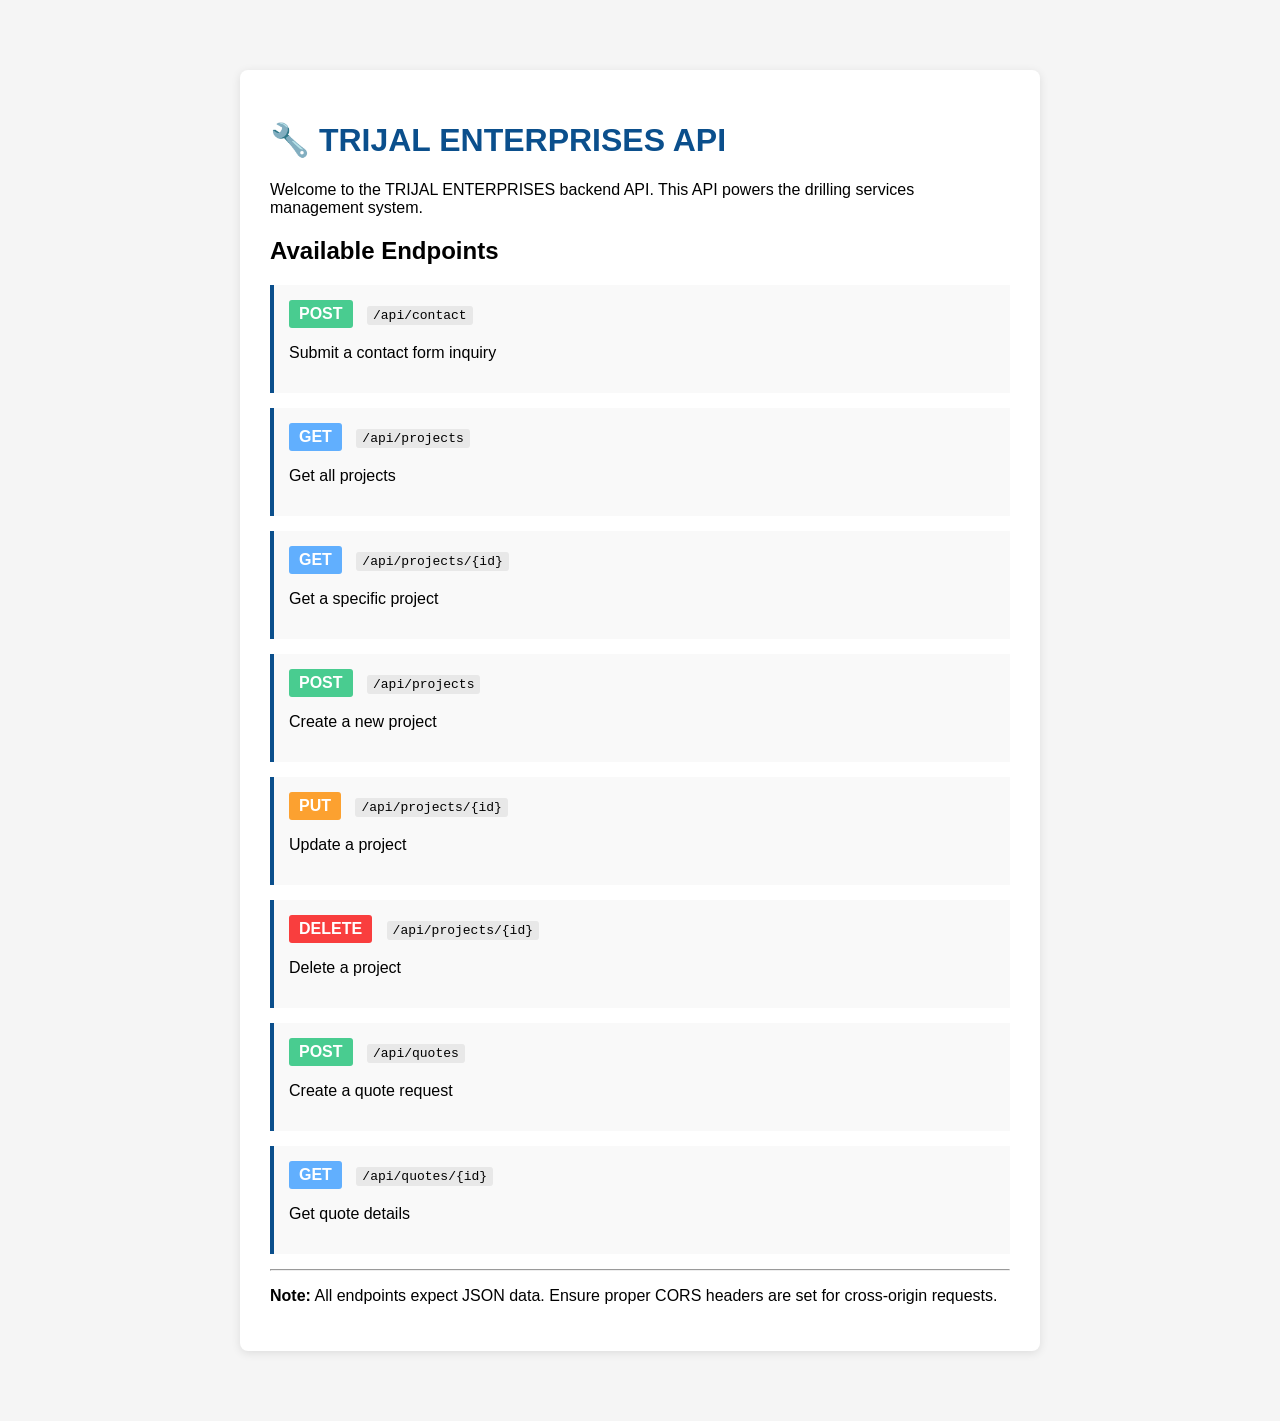
<file: backend/public/index.html>
<!DOCTYPE html>
<html lang="en">
<head>
    <meta charset="UTF-8">
    <meta name="viewport" content="width=device-width, initial-scale=1.0">
    <title>TRIJAL ENTERPRISES API</title>
    <style>
        body {
            font-family: Arial, sans-serif;
            max-width: 800px;
            margin: 50px auto;
            padding: 20px;
            background: #f5f5f5;
        }
        .container {
            background: white;
            padding: 30px;
            border-radius: 8px;
            box-shadow: 0 2px 10px rgba(0,0,0,0.1);
        }
        h1 { color: #0B4F8C; }
        .endpoint {
            background: #f9f9f9;
            padding: 15px;
            margin: 15px 0;
            border-left: 4px solid #0B4F8C;
        }
        .method {
            display: inline-block;
            padding: 5px 10px;
            margin-right: 10px;
            border-radius: 3px;
            font-weight: bold;
            color: white;
        }
        .get { background: #61affe; }
        .post { background: #49cc90; }
        .put { background: #fca130; }
        .delete { background: #f93e3e; }
        code {
            background: #e8e8e8;
            padding: 2px 6px;
            border-radius: 3px;
        }
    </style>
</head>
<body>
    <div class="container">
        <h1>🔧 TRIJAL ENTERPRISES API</h1>
        <p>Welcome to the TRIJAL ENTERPRISES backend API. This API powers the drilling services management system.</p>
        
        <h2>Available Endpoints</h2>
        
        <div class="endpoint">
            <span class="method post">POST</span>
            <code>/api/contact</code>
            <p>Submit a contact form inquiry</p>
        </div>
        
        <div class="endpoint">
            <span class="method get">GET</span>
            <code>/api/projects</code>
            <p>Get all projects</p>
        </div>
        
        <div class="endpoint">
            <span class="method get">GET</span>
            <code>/api/projects/{id}</code>
            <p>Get a specific project</p>
        </div>
        
        <div class="endpoint">
            <span class="method post">POST</span>
            <code>/api/projects</code>
            <p>Create a new project</p>
        </div>
        
        <div class="endpoint">
            <span class="method put">PUT</span>
            <code>/api/projects/{id}</code>
            <p>Update a project</p>
        </div>
        
        <div class="endpoint">
            <span class="method delete">DELETE</span>
            <code>/api/projects/{id}</code>
            <p>Delete a project</p>
        </div>
        
        <div class="endpoint">
            <span class="method post">POST</span>
            <code>/api/quotes</code>
            <p>Create a quote request</p>
        </div>
        
        <div class="endpoint">
            <span class="method get">GET</span>
            <code>/api/quotes/{id}</code>
            <p>Get quote details</p>
        </div>
        
        <hr>
        <p><strong>Note:</strong> All endpoints expect JSON data. Ensure proper CORS headers are set for cross-origin requests.</p>
    </div>
</body>
</html>
</file>
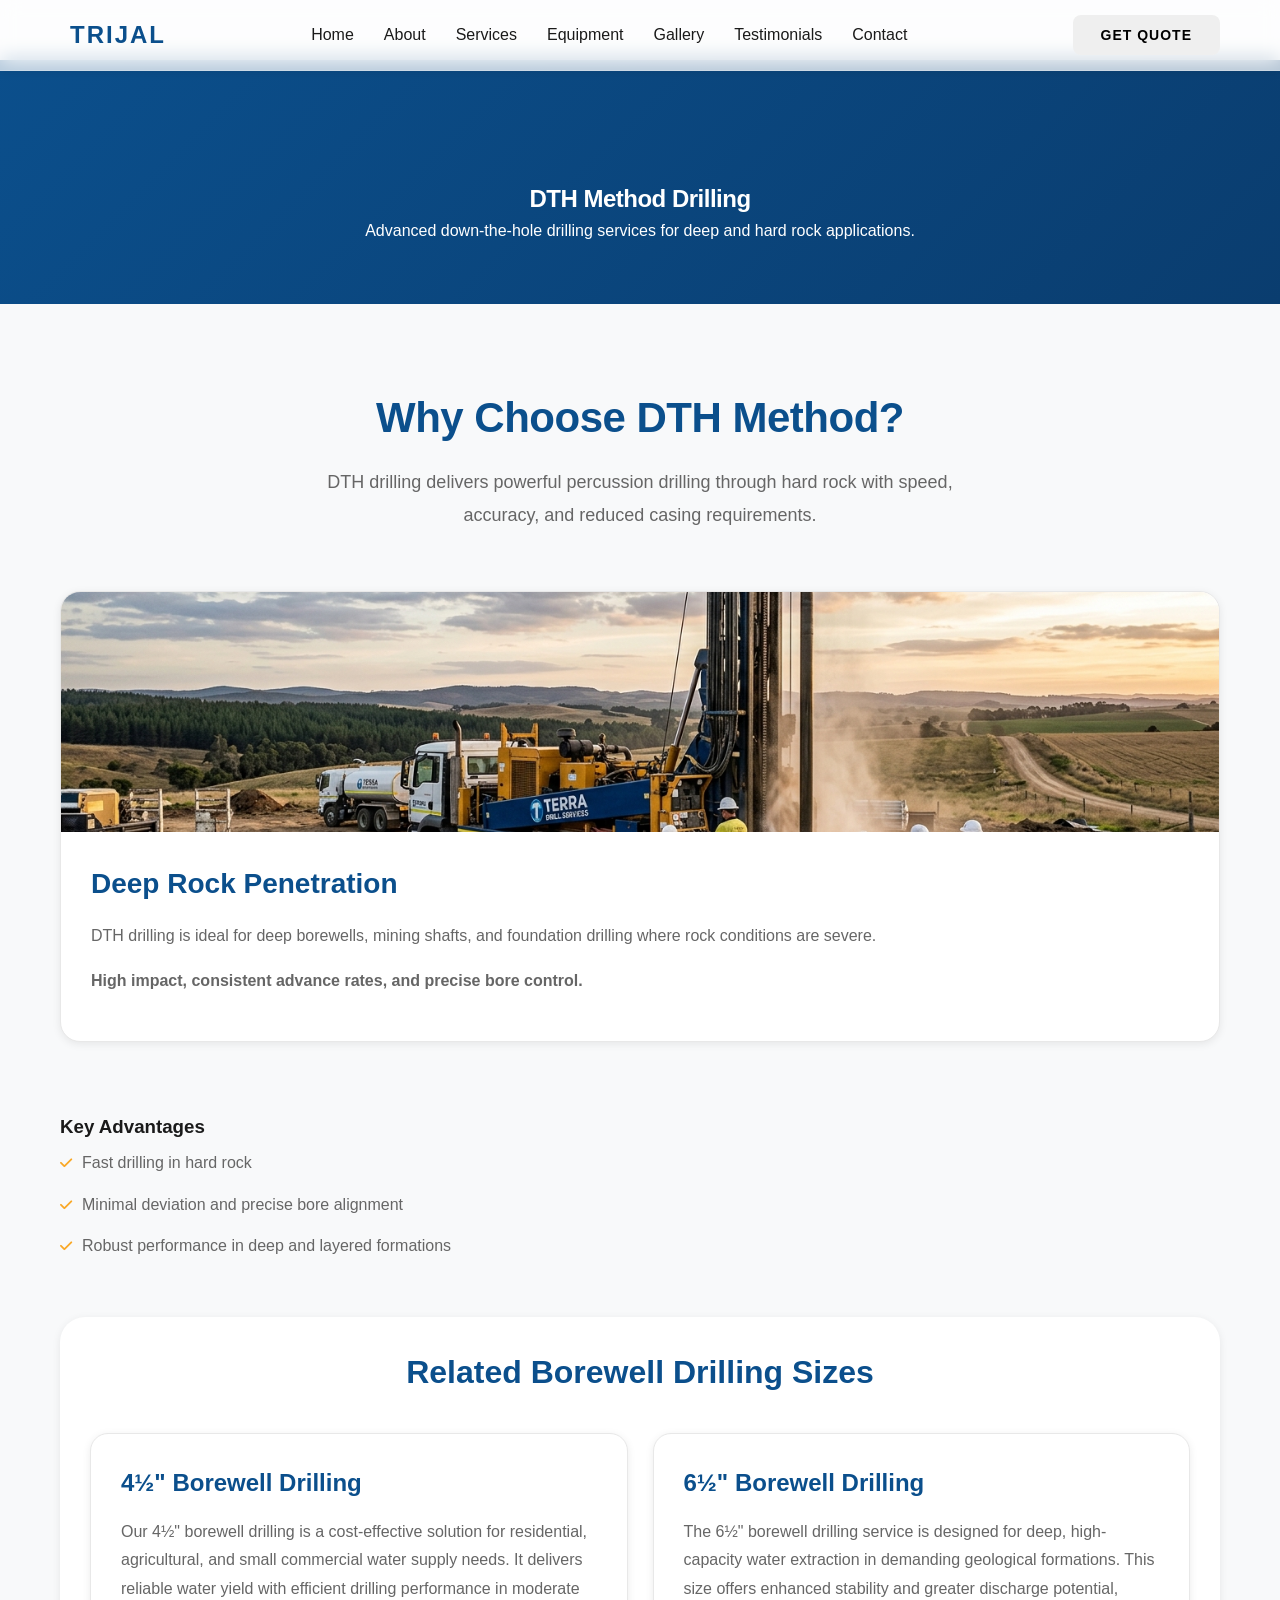
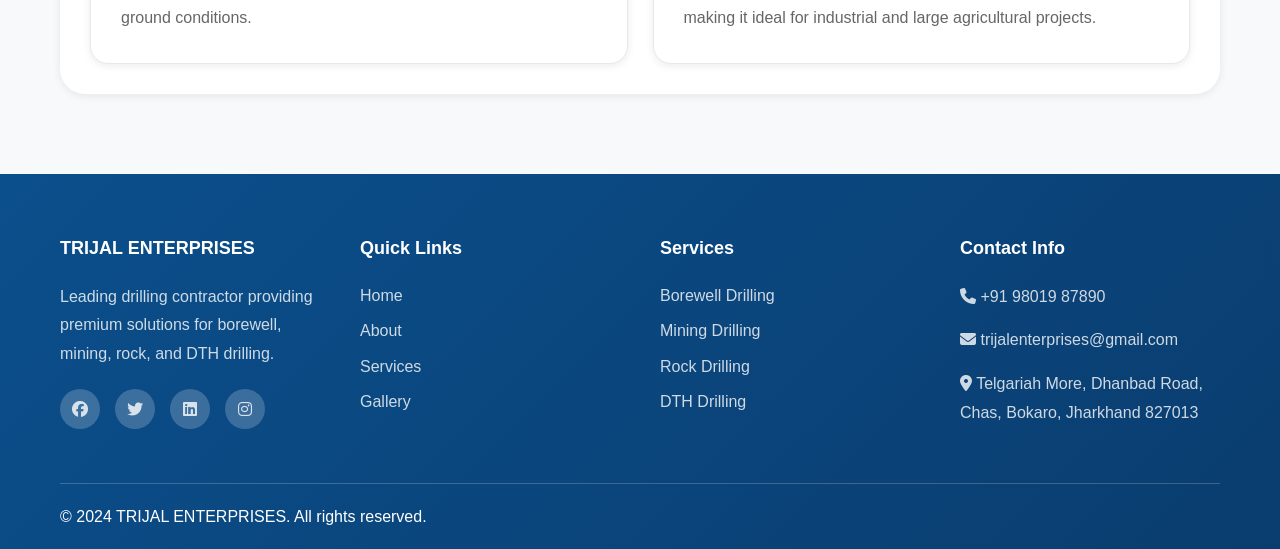
<file: dth-method-drilling.html>
<!DOCTYPE html>
<html lang="en">
<head>
    <meta charset="UTF-8">
    <meta name="viewport" content="width=device-width, initial-scale=1.0">
    <meta name="description" content="DTH Method Drilling - TRIJAL ENTERPRISES">
    <title>DTH Method Drilling - TRIJAL ENTERPRISES</title>
    <link rel="stylesheet" href="style.css">
    <link rel="stylesheet" href="https://cdnjs.cloudflare.com/ajax/libs/font-awesome/6.4.0/css/all.min.css">
</head>
<body>
    <nav class="navbar">
        <div class="navbar-container">
            <div class="navbar-logo"><i class="fas fa-drill"></i><span>TRIJAL</span></div>
            <div class="menu-toggle" id="menuToggle"><span></span><span></span><span></span></div>
            <ul class="navbar-menu" id="navbarMenu">
                <li><a href="index.html" class="nav-link">Home</a></li>
                <li><a href="about.html" class="nav-link">About</a></li>
                <li><a href="services.html" class="nav-link">Services</a></li>
                <li><a href="equipment.html" class="nav-link">Equipment</a></li>
                <li><a href="gallery.html" class="nav-link">Gallery</a></li>
                <li><a href="testimonials.html" class="nav-link">Testimonials</a></li>
                <li><a href="contact.html" class="nav-link">Contact</a></li>
            </ul>
            <button class="cta-button navbar-cta" onclick="window.location.href='contact.html'">Get Quote</button>
        </div>
    </nav>
    <section class="page-header" style="background: linear-gradient(135deg, #0B4F8C 0%, #0a3d6f 100%); padding: 120px 0 60px; color: white; margin-top: 60px;">
        <div class="container">
            <h1>DTH Method Drilling</h1>
            <p>Advanced down-the-hole drilling services for deep and hard rock applications.</p>
        </div>
    </section>
    <section class="drilling-methods-section" style="padding: 80px 0;">
        <div class="container">
            <div class="section-header">
                <h2>Why Choose DTH Method?</h2>
                <p>DTH drilling delivers powerful percussion drilling through hard rock with speed, accuracy, and reduced casing requirements.</p>
            </div>
            <div class="methods-grid">
                <div class="service-card">
                    <div class="service-card-image"><img src="assets/images/Borewell Drilling.png" alt="DTH Drilling"></div>
                    <div class="service-card-content">
                        <h3>Deep Rock Penetration</h3>
                        <p>DTH drilling is ideal for deep borewells, mining shafts, and foundation drilling where rock conditions are severe.</p>
                        <p class="method-caption">High impact, consistent advance rates, and precise bore control.</p>
                    </div>
                </div>
            </div>
            <div style="margin-top: 40px;">
                <h3>Key Advantages</h3>
                <ul class="service-features">
                    <li><i class="fas fa-check"></i>Fast drilling in hard rock</li>
                    <li><i class="fas fa-check"></i>Minimal deviation and precise bore alignment</li>
                    <li><i class="fas fa-check"></i>Robust performance in deep and layered formations</li>
                </ul>
            </div>

            <div class="extra-services" style="margin-top: 50px; padding: 30px;">
                <h3>Related Borewell Drilling Sizes</h3>
                <div class="extra-grid">
                    <div class="extra-item">
                        <h4>4½" Borewell Drilling</h4>
                        <p>Our 4½" borewell drilling is a cost-effective solution for residential, agricultural, and small commercial water supply needs. It delivers reliable water yield with efficient drilling performance in moderate ground conditions.</p>
                    </div>
                    <div class="extra-item">
                        <h4>6½" Borewell Drilling</h4>
                        <p>The 6½" borewell drilling service is designed for deep, high-capacity water extraction in demanding geological formations. This size offers enhanced stability and greater discharge potential, making it ideal for industrial and large agricultural projects.</p>
                    </div>
                </div>
            </div>
        </div>
    </section>
    <footer class="footer">
        <div class="container">
            <div class="footer-content">
                <div class="footer-section">
                    <h3>TRIJAL ENTERPRISES</h3>
                    <p>Leading drilling contractor providing premium solutions for borewell, mining, rock, and DTH drilling.</p>
                    <div class="social-links">
                        <a href="#"><i class="fab fa-facebook"></i></a>
                        <a href="#"><i class="fab fa-twitter"></i></a>
                        <a href="#"><i class="fab fa-linkedin"></i></a>
                        <a href="#"><i class="fab fa-instagram"></i></a>
                    </div>
                </div>
                <div class="footer-section">
                    <h4>Quick Links</h4>
                    <ul>
                        <li><a href="index.html">Home</a></li>
                        <li><a href="about.html">About</a></li>
                        <li><a href="services.html">Services</a></li>
                        <li><a href="gallery.html">Gallery</a></li>
                    </ul>
                </div>
                <div class="footer-section">
                    <h4>Services</h4>
                    <ul>
                        <li><a href="services.html">Borewell Drilling</a></li>
                        <li><a href="services.html">Mining Drilling</a></li>
                        <li><a href="services.html">Rock Drilling</a></li>
                        <li><a href="services.html">DTH Drilling</a></li>
                    </ul>
                </div>
                <div class="footer-section">
                    <h4>Contact Info</h4>
                    <p><i class="fas fa-phone"></i> +91 98019 87890</p>
                    <p><i class="fas fa-envelope"></i> trijalenterprises@gmail.com</p>
                    <p><i class="fas fa-map-marker-alt"></i> Telgariah More, Dhanbad Road, Chas, Bokaro, Jharkhand 827013</p>
                </div>
            </div>
            <div class="footer-bottom">
                <p>&copy; 2024 TRIJAL ENTERPRISES. All rights reserved.</p>
            </div>
        </div>
    </footer>
</body>
</html>
</file>
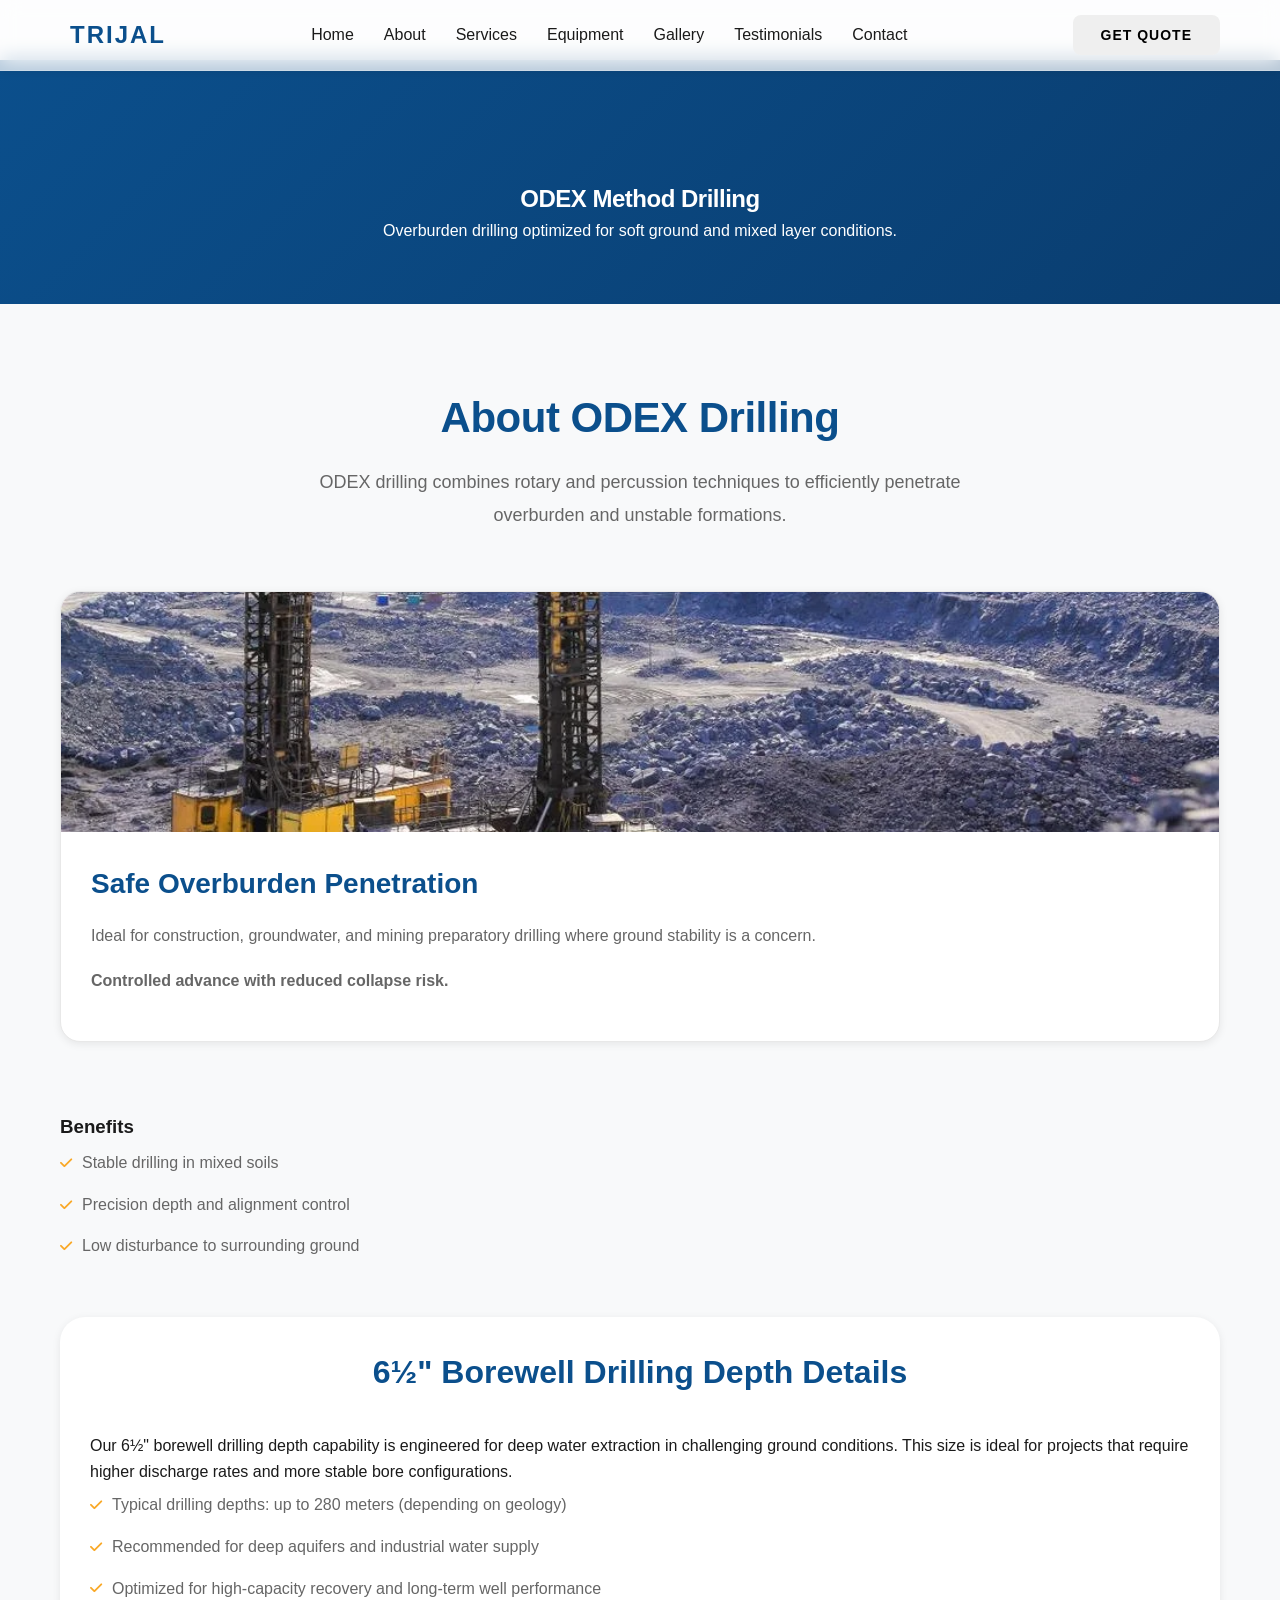
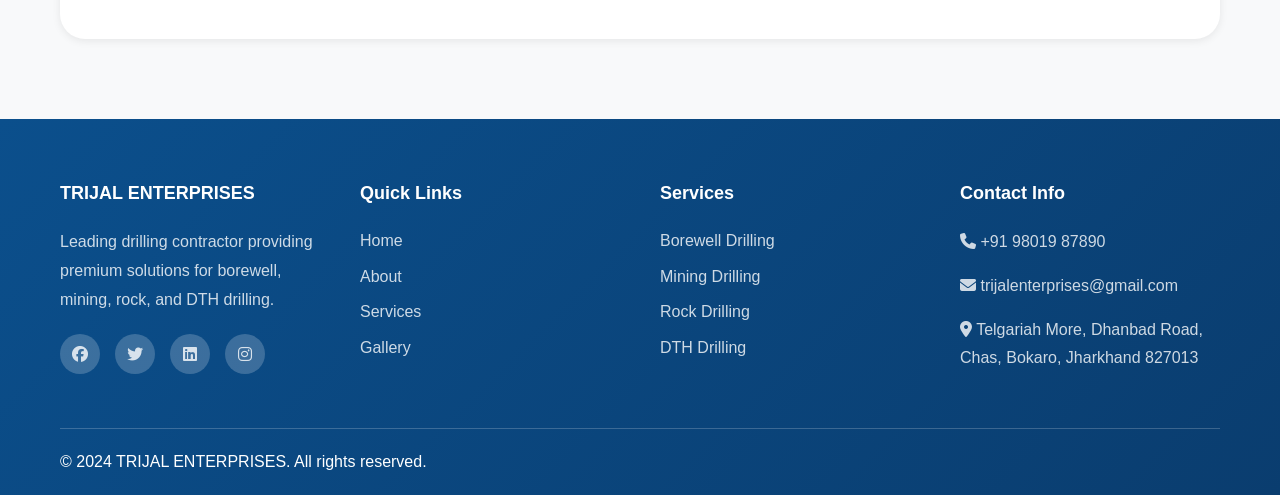
<file: odex-method-drilling.html>
<!DOCTYPE html>
<html lang="en">
<head>
    <meta charset="UTF-8">
    <meta name="viewport" content="width=device-width, initial-scale=1.0">
    <meta name="description" content="ODEX Method Drilling - TRIJAL ENTERPRISES">
    <title>ODEX Method Drilling - TRIJAL ENTERPRISES</title>
    <link rel="stylesheet" href="style.css">
    <link rel="stylesheet" href="https://cdnjs.cloudflare.com/ajax/libs/font-awesome/6.4.0/css/all.min.css">
</head>
<body>
    <nav class="navbar">
        <div class="navbar-container">
            <div class="navbar-logo"><i class="fas fa-drill"></i><span>TRIJAL</span></div>
            <div class="menu-toggle" id="menuToggle"><span></span><span></span><span></span></div>
            <ul class="navbar-menu" id="navbarMenu">
                <li><a href="index.html" class="nav-link">Home</a></li>
                <li><a href="about.html" class="nav-link">About</a></li>
                <li><a href="services.html" class="nav-link">Services</a></li>
                <li><a href="equipment.html" class="nav-link">Equipment</a></li>
                <li><a href="gallery.html" class="nav-link">Gallery</a></li>
                <li><a href="testimonials.html" class="nav-link">Testimonials</a></li>
                <li><a href="contact.html" class="nav-link">Contact</a></li>
            </ul>
            <button class="cta-button navbar-cta" onclick="window.location.href='contact.html'">Get Quote</button>
        </div>
    </nav>
    <section class="page-header" style="background: linear-gradient(135deg, #0B4F8C 0%, #0a3d6f 100%); padding: 120px 0 60px; color: white; margin-top: 60px;">
        <div class="container">
            <h1>ODEX Method Drilling</h1>
            <p>Overburden drilling optimized for soft ground and mixed layer conditions.</p>
        </div>
    </section>
    <section class="drilling-methods-section" style="padding: 80px 0;">
        <div class="container">
            <div class="section-header">
                <h2>About ODEX Drilling</h2>
                <p>ODEX drilling combines rotary and percussion techniques to efficiently penetrate overburden and unstable formations.</p>
            </div>
            <div class="methods-grid">
                <div class="service-card">
                    <div class="service-card-image"><img src="assets/images/service-2.jpg" alt="ODEX Drilling"></div>
                    <div class="service-card-content">
                        <h3>Safe Overburden Penetration</h3>
                        <p>Ideal for construction, groundwater, and mining preparatory drilling where ground stability is a concern.</p>
                        <p class="method-caption">Controlled advance with reduced collapse risk.</p>
                    </div>
                </div>
            </div>
            <div style="margin-top: 40px;">
                <h3>Benefits</h3>
                <ul class="service-features">
                    <li><i class="fas fa-check"></i>Stable drilling in mixed soils</li>
                    <li><i class="fas fa-check"></i>Precision depth and alignment control</li>
                    <li><i class="fas fa-check"></i>Low disturbance to surrounding ground</li>
                </ul>
            </div>

            <div class="extra-services" style="margin-top: 50px; padding: 30px;">
                <h3>6½" Borewell Drilling Depth Details</h3>
                <p>Our 6½" borewell drilling depth capability is engineered for deep water extraction in challenging ground conditions. This size is ideal for projects that require higher discharge rates and more stable bore configurations.</p>
                <ul class="service-features">
                    <li><i class="fas fa-check"></i>Typical drilling depths: up to 280 meters (depending on geology)</li>
                    <li><i class="fas fa-check"></i>Recommended for deep aquifers and industrial water supply</li>
                    <li><i class="fas fa-check"></i>Optimized for high-capacity recovery and long-term well performance</li>
                </ul>
            </div>
        </div>
    </section>
    <footer class="footer">
        <div class="container">
            <div class="footer-content">
                <div class="footer-section">
                    <h3>TRIJAL ENTERPRISES</h3>
                    <p>Leading drilling contractor providing premium solutions for borewell, mining, rock, and DTH drilling.</p>
                    <div class="social-links">
                        <a href="#"><i class="fab fa-facebook"></i></a>
                        <a href="#"><i class="fab fa-twitter"></i></a>
                        <a href="#"><i class="fab fa-linkedin"></i></a>
                        <a href="#"><i class="fab fa-instagram"></i></a>
                    </div>
                </div>
                <div class="footer-section">
                    <h4>Quick Links</h4>
                    <ul>
                        <li><a href="index.html">Home</a></li>
                        <li><a href="about.html">About</a></li>
                        <li><a href="services.html">Services</a></li>
                        <li><a href="gallery.html">Gallery</a></li>
                    </ul>
                </div>
                <div class="footer-section">
                    <h4>Services</h4>
                    <ul>
                        <li><a href="services.html">Borewell Drilling</a></li>
                        <li><a href="services.html">Mining Drilling</a></li>
                        <li><a href="services.html">Rock Drilling</a></li>
                        <li><a href="services.html">DTH Drilling</a></li>
                    </ul>
                </div>
                <div class="footer-section">
                    <h4>Contact Info</h4>
                    <p><i class="fas fa-phone"></i> +91 98019 87890</p>
                    <p><i class="fas fa-envelope"></i> trijalenterprises@gmail.com</p>
                    <p><i class="fas fa-map-marker-alt"></i> Telgariah More, Dhanbad Road, Chas, Bokaro, Jharkhand 827013</p>
                </div>
            </div>
            <div class="footer-bottom">
                <p>&copy; 2024 TRIJAL ENTERPRISES. All rights reserved.</p>
            </div>
        </div>
    </footer>
</body>
</html>
</file>
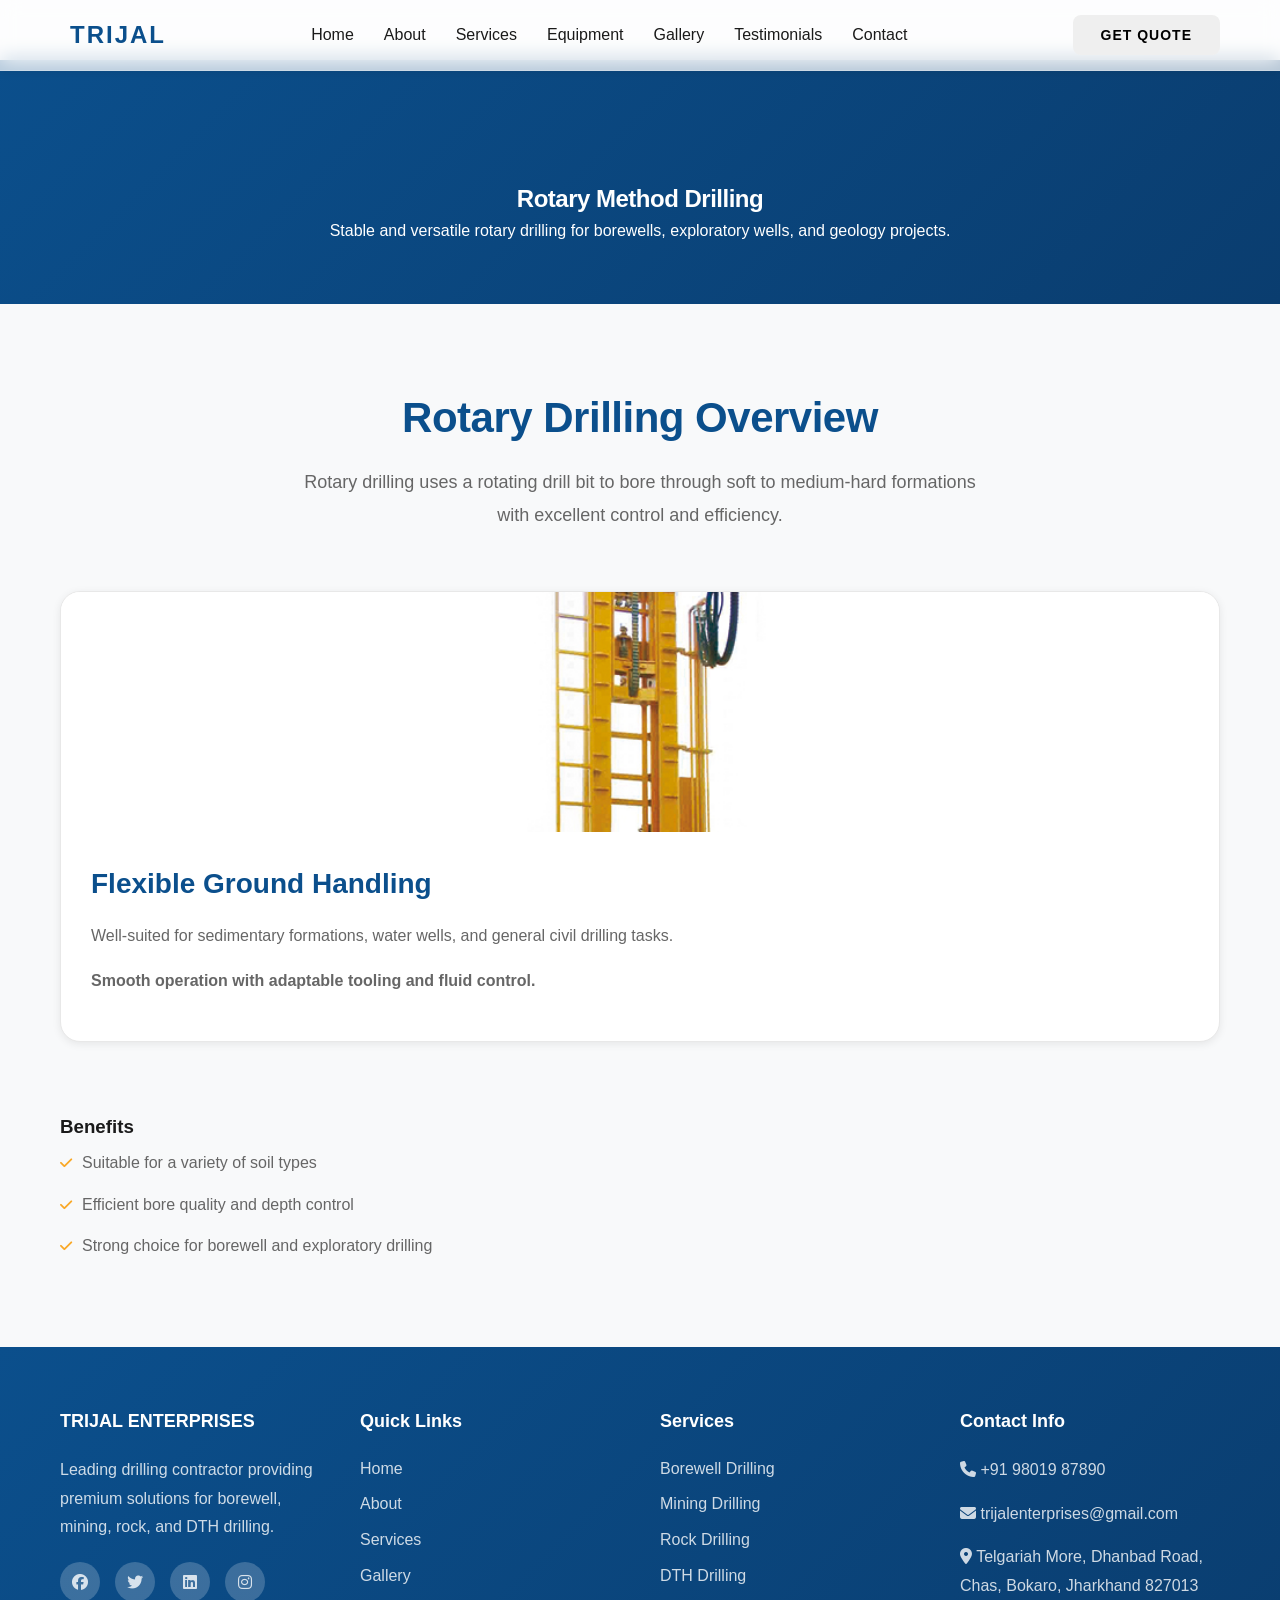
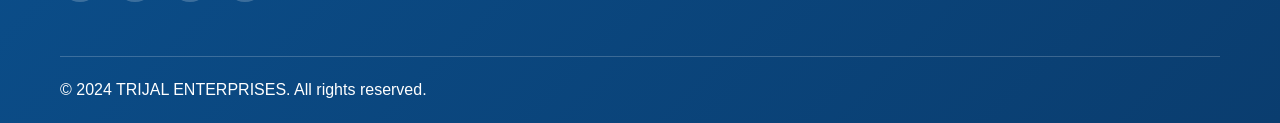
<file: rotary-method-drilling.html>
<!DOCTYPE html>
<html lang="en">
<head>
    <meta charset="UTF-8">
    <meta name="viewport" content="width=device-width, initial-scale=1.0">
    <meta name="description" content="Rotary Method Drilling - TRIJAL ENTERPRISES">
    <title>Rotary Method Drilling - TRIJAL ENTERPRISES</title>
    <link rel="stylesheet" href="style.css">
    <link rel="stylesheet" href="https://cdnjs.cloudflare.com/ajax/libs/font-awesome/6.4.0/css/all.min.css">
</head>
<body>
    <nav class="navbar">
        <div class="navbar-container">
            <div class="navbar-logo"><i class="fas fa-drill"></i><span>TRIJAL</span></div>
            <div class="menu-toggle" id="menuToggle"><span></span><span></span><span></span></div>
            <ul class="navbar-menu" id="navbarMenu">
                <li><a href="index.html" class="nav-link">Home</a></li>
                <li><a href="about.html" class="nav-link">About</a></li>
                <li><a href="services.html" class="nav-link">Services</a></li>
                <li><a href="equipment.html" class="nav-link">Equipment</a></li>
                <li><a href="gallery.html" class="nav-link">Gallery</a></li>
                <li><a href="testimonials.html" class="nav-link">Testimonials</a></li>
                <li><a href="contact.html" class="nav-link">Contact</a></li>
            </ul>
            <button class="cta-button navbar-cta" onclick="window.location.href='contact.html'">Get Quote</button>
        </div>
    </nav>
    <section class="page-header" style="background: linear-gradient(135deg, #0B4F8C 0%, #0a3d6f 100%); padding: 120px 0 60px; color: white; margin-top: 60px;">
        <div class="container">
            <h1>Rotary Method Drilling</h1>
            <p>Stable and versatile rotary drilling for borewells, exploratory wells, and geology projects.</p>
        </div>
    </section>
    <section class="drilling-methods-section" style="padding: 80px 0;">
        <div class="container">
            <div class="section-header">
                <h2>Rotary Drilling Overview</h2>
                <p>Rotary drilling uses a rotating drill bit to bore through soft to medium-hard formations with excellent control and efficiency.</p>
            </div>
            <div class="methods-grid">
                <div class="service-card">
                    <div class="service-card-image"><img src="assets/images/service-3.jpg" alt="Rotary Drilling"></div>
                    <div class="service-card-content">
                        <h3>Flexible Ground Handling</h3>
                        <p>Well-suited for sedimentary formations, water wells, and general civil drilling tasks.</p>
                        <p class="method-caption">Smooth operation with adaptable tooling and fluid control.</p>
                    </div>
                </div>
            </div>
            <div style="margin-top: 40px;">
                <h3>Benefits</h3>
                <ul class="service-features">
                    <li><i class="fas fa-check"></i>Suitable for a variety of soil types</li>
                    <li><i class="fas fa-check"></i>Efficient bore quality and depth control</li>
                    <li><i class="fas fa-check"></i>Strong choice for borewell and exploratory drilling</li>
                </ul>
            </div>
        </div>
    </section>
    <footer class="footer">
        <div class="container">
            <div class="footer-content">
                <div class="footer-section">
                    <h3>TRIJAL ENTERPRISES</h3>
                    <p>Leading drilling contractor providing premium solutions for borewell, mining, rock, and DTH drilling.</p>
                    <div class="social-links">
                        <a href="#"><i class="fab fa-facebook"></i></a>
                        <a href="#"><i class="fab fa-twitter"></i></a>
                        <a href="#"><i class="fab fa-linkedin"></i></a>
                        <a href="#"><i class="fab fa-instagram"></i></a>
                    </div>
                </div>
                <div class="footer-section">
                    <h4>Quick Links</h4>
                    <ul>
                        <li><a href="index.html">Home</a></li>
                        <li><a href="about.html">About</a></li>
                        <li><a href="services.html">Services</a></li>
                        <li><a href="gallery.html">Gallery</a></li>
                    </ul>
                </div>
                <div class="footer-section">
                    <h4>Services</h4>
                    <ul>
                        <li><a href="services.html">Borewell Drilling</a></li>
                        <li><a href="services.html">Mining Drilling</a></li>
                        <li><a href="services.html">Rock Drilling</a></li>
                        <li><a href="services.html">DTH Drilling</a></li>
                    </ul>
                </div>
                <div class="footer-section">
                    <h4>Contact Info</h4>
                    <p><i class="fas fa-phone"></i> +91 98019 87890</p>
                    <p><i class="fas fa-envelope"></i> trijalenterprises@gmail.com</p>
                    <p><i class="fas fa-map-marker-alt"></i> Telgariah More, Dhanbad Road, Chas, Bokaro, Jharkhand 827013</p>
                </div>
            </div>
            <div class="footer-bottom">
                <p>&copy; 2024 TRIJAL ENTERPRISES. All rights reserved.</p>
            </div>
        </div>
    </footer>
</body>
</html>
</file>
<file: style.css>
/* ============================================
   TRIJAL ENTERPRISES - Premium CSS
   Light Theme | Glassmorphism | Animations
   ============================================ */

/* Root Variables */
:root {
    --primary-color: #0B4F8C;
    --accent-color: #F9A826;
    --light-bg: #F8F9FA;
    --white: #FFFFFF;
    --text-dark: #1A1A1A;
    --text-light: #666666;
    --border-color: #E8E8E8;
    --shadow-sm: 0 2px 8px rgba(0, 0, 0, 0.08);
    --shadow-md: 0 8px 24px rgba(0, 0, 0, 0.12);
    --shadow-lg: 0 16px 48px rgba(0, 0, 0, 0.15);
    --glass-bg: rgba(255, 255, 255, 0.7);
    --glass-border: rgba(255, 255, 255, 0.18);
    --transition: all 0.3s cubic-bezier(0.4, 0, 0.2, 1);
}

/* Global Styles */
* {
    margin: 0;
    padding: 0;
    box-sizing: border-box;
}

html {
    scroll-behavior: smooth;
    background-color: #F8F9FA;
}

body {
    font-family: 'Segoe UI', Tahoma, Geneva, Verdana, sans-serif;
    color: var(--text-dark);
    background-color: #F8F9FA;
    line-height: 1.6;
    overflow-x: hidden;
    opacity: 1;
    visibility: visible;
}

/* Container */
.container {
    max-width: 1200px;
    margin: 0 auto;
    padding: 0 20px;
}

/* Scroll Progress Bar */
.scroll-progress {
    position: fixed;
    top: 0;
    left: 0;
    height: 3px;
    background: linear-gradient(90deg, var(--primary-color), var(--accent-color));
    width: 0%;
    z-index: 9998;
    transition: width 0.1s ease;
}

/* Navbar */
.navbar {
    position: fixed;
    top: 0;
    left: 0;
    width: 100%;
    background: var(--glass-bg);
    backdrop-filter: blur(10px);
    border-bottom: 1px solid var(--glass-border);
    z-index: 1000;
    box-shadow: var(--shadow-sm);
    transition: var(--transition);
}

.navbar-container {
    max-width: 1200px;
    margin: 0 auto;
    padding: 15px 20px;
    display: flex;
    justify-content: space-between;
    align-items: center;
}

.navbar-logo {
    font-size: 24px;
    font-weight: 700;
    color: var(--primary-color);
    display: flex;
    align-items: center;
    gap: 10px;
    text-transform: uppercase;
    letter-spacing: 2px;
}

.navbar-logo i {
    font-size: 28px;
}

.navbar-menu {
    display: flex;
    list-style: none;
    gap: 30px;
    align-items: center;
}

.nav-link {
    color: var(--text-dark);
    text-decoration: none;
    font-weight: 500;
    position: relative;
    transition: color 0.3s ease;
}

.nav-link::after {
    content: '';
    position: absolute;
    bottom: -5px;
    left: 0;
    width: 0;
    height: 2px;
    background: var(--accent-color);
    transition: width 0.3s ease;
}

.nav-link:hover {
    color: var(--primary-color);
}

.nav-link:hover::after {
    width: 100%;
}

.navbar-cta {
    margin-left: 20px;
}

.menu-toggle {
    display: none;
    flex-direction: column;
    cursor: pointer;
    gap: 5px;
}

.menu-toggle span {
    width: 25px;
    height: 3px;
    background: var(--primary-color);
    border-radius: 3px;
    transition: var(--transition);
}

/* CTA Button */
.cta-button {
    padding: 12px 28px;
    border: none;
    border-radius: 8px;
    font-weight: 600;
    font-size: 14px;
    cursor: pointer;
    transition: var(--transition);
    text-transform: uppercase;
    letter-spacing: 1px;
}

.primary-btn {
    background: linear-gradient(135deg, var(--primary-color), #0a3d6f);
    color: var(--white);
    box-shadow: 0 4px 15px rgba(11, 79, 140, 0.3);
}

.primary-btn:hover {
    transform: translateY(-2px);
    box-shadow: 0 6px 20px rgba(11, 79, 140, 0.4);
}

.secondary-btn {
    background: transparent;
    color: var(--primary-color);
    border: 2px solid var(--primary-color);
}

.secondary-btn:hover {
    background: var(--primary-color);
    color: var(--white);
    transform: translateY(-2px);
}

/* Hero Section */
.hero {
    position: relative;
    min-height: 100vh;
    display: flex;
    align-items: center;
    justify-content: center;
    margin-top: 60px;
    overflow: hidden;
}

.hero-slider {
    position: absolute;
    top: 0;
    left: 0;
    width: 100%;
    height: 100%;
    z-index: 0;
    background-color: #1a1a1a;
}

.slider-container {
    position: relative;
    width: 100%;
    height: 100%;
}

.slide {
    position: absolute;
    width: 100%;
    height: 100%;
    top: 0;
    left: 0;
    opacity: 0;
    transition: opacity 0.8s ease-in-out;
    display: none !important;
    background-color: #333;
}

.slide.active {
    display: block !important;
    opacity: 1;
    z-index: 1;
}

.slide img {
    width: 100%;
    height: 100%;
    object-fit: cover;
    display: block;
}

.slide-overlay {
    position: absolute;
    top: 0;
    left: 0;
    width: 100%;
    height: 100%;
    background: linear-gradient(135deg, rgba(8, 39, 71, 0.7) 0%, rgba(11, 79, 140, 0.5) 100%);
}

.slide.fade {
    animation: fade 1s;
}

@keyframes fade {
    from { opacity: 0.4; }
    to { opacity: 1; }
}

.prev, .next {
    cursor: pointer;
    position: absolute;
    top: 50%;
    width: auto;
    margin-top: -22px;
    padding: 16px;
    color: white;
    background-color: rgba(0, 0, 0, 0.5);
    font-weight: bold;
    font-size: 18px;
    transition: 0.3s ease;
    border-radius: 3px;
    user-select: none;
    z-index: 10;
}

.next {
    right: 0;
}

.prev {
    left: 0;
}

.prev:hover, .next:hover {
    background-color: rgba(0, 0, 0, 0.8);
}

.dots-container {
    position: absolute;
    bottom: 20px;
    left: 50%;
    transform: translateX(-50%);
    display: flex;
    gap: 15px;
    z-index: 10;
}

.dot {
    cursor: pointer;
    height: 12px;
    width: 12px;
    margin: 0 5px;
    background-color: rgba(255, 255, 255, 0.5);
    border-radius: 50%;
    display: inline-block;
    transition: background-color 0.3s ease;
}

.dot.active {
    background-color: #F9A826;
}

.hero-background {
    position: absolute;
    top: 0;
    left: 0;
    width: 100%;
    height: 100%;
    z-index: -1;
}

.hero-image {
    width: 100%;
    height: 100%;
    object-fit: cover;
    animation: zoomIn 20s ease-in-out infinite alternate;
}

.hero-overlay {
    position: absolute;
    top: 0;
    left: 0;
    width: 100%;
    height: 100%;
    background: linear-gradient(135deg, rgba(8, 39, 71, 0.7) 0%, rgba(11, 79, 140, 0.5) 100%);
}

@keyframes zoomIn {
    from { transform: scale(1); }
    to { transform: scale(1.05); }
}

.hero-content {
    position: relative;
    z-index: 10;
    text-align: center;
    color: var(--white);
    max-width: 900px;
    padding: 0 20px;
}

.hero-title {
    font-size: 72px;
    font-weight: 800;
    line-height: 1.2;
    margin-bottom: 20px;
    letter-spacing: -1px;
    text-shadow: 2px 2px 8px rgba(0, 0, 0, 0.8), 0 0 20px rgba(0, 0, 0, 0.5);
    color: #FFFFFF;
}

.text-reveal {
    display: block;
    font-size: 48px;
    color: #F9A826;
    margin-bottom: 10px;
    animation: slideInLeft 1s ease-out;
    text-shadow: 2px 2px 6px rgba(0, 0, 0, 0.7);
    font-weight: 700;
}

.typewriter {
    display: inline-block;
    border-right: 3px solid #F9A826;
    animation: typewriter 4s steps(20, end) infinite, blink 0.75s step-end infinite;
    color: #FFFFFF;
    text-shadow: 2px 2px 8px rgba(0, 0, 0, 0.8);
    font-weight: 700;
    font-size: 48px;
}

@keyframes typewriter {
    0%, 100% { width: 0; }
    50% { width: 100%; }
}

@keyframes blink {
    0%, 49%, 100% { border-right-color: var(--accent-color); }
    50%, 99% { border-right-color: transparent; }
}

@keyframes slideInLeft {
    from {
        opacity: 0;
        transform: translateX(-50px);
    }
    to {
        opacity: 1;
        transform: translateX(0);
    }
}

.hero-subtitle {
    font-size: 20px;
    margin-bottom: 40px;
    opacity: 1;
    font-weight: 400;
    color: #FFFFFF;
    text-shadow: 1px 1px 6px rgba(0, 0, 0, 0.8);
}

.hero-stats {
    display: grid;
    grid-template-columns: repeat(auto-fit, minmax(150px, 1fr));
    gap: 30px;
    margin: 50px 0;
}

.stat-item {
    background: rgba(0, 0, 0, 0.3);
    backdrop-filter: blur(10px);
    padding: 20px;
    border-radius: 12px;
    border: 1px solid rgba(255, 255, 255, 0.2);
}

.stat-number {
    display: block;
    font-size: 40px;
    font-weight: 700;
    color: var(--accent-color);
    margin-bottom: 5px;
}

.stat-label {
    display: block;
    font-size: 14px;
    opacity: 1;
    color: #FFFFFF;
    text-shadow: 1px 1px 3px rgba(0, 0, 0, 0.6);
}

.hero-buttons {
    display: flex;
    gap: 20px;
    justify-content: center;
    flex-wrap: wrap;
}

.hero-scroll-indicator {
    position: absolute;
    bottom: 30px;
    left: 50%;
    transform: translateX(-50%);
    display: flex;
    flex-direction: column;
    align-items: center;
    gap: 10px;
    color: var(--white);
    animation: bounce 2s infinite;
}

@keyframes bounce {
    0%, 100% { transform: translateX(-50%) translateY(0); }
    50% { transform: translateX(-50%) translateY(-10px); }
}

/* Section Header */
.section-header {
    text-align: center;
    margin-bottom: 60px;
}

.section-header h2 {
    font-size: 48px;
    font-weight: 700;
    color: var(--primary-color);
    margin-bottom: 15px;
    letter-spacing: -0.5px;
}

.section-header p {
    font-size: 18px;
    color: var(--text-light);
    margin-bottom: 20px;
}

.header-underline {
    width: 80px;
    height: 4px;
    background: linear-gradient(90deg, var(--primary-color), var(--accent-color));
    margin: 0 auto;
    border-radius: 2px;
}

/* About Section */
.about {
    padding: 100px 0;
    background: var(--white);
}

.about-content {
    display: grid;
    grid-template-columns: 1.1fr 0.9fr;
    gap: 60px;
    align-items: start;
}

.about-image {
    display: flex;
    justify-content: center;
    align-items: center;
}

.bottom-grid {
    margin-top: 50px;
}

.about-text h3 {
    font-size: 36px;
    color: var(--primary-color);
    margin-bottom: 20px;
}

.about-text p {
    font-size: 16px;
    color: var(--text-light);
    margin-bottom: 20px;
    line-height: 1.8;
}

.mission-vision-grid {
    display: grid;
    grid-template-columns: repeat(2, minmax(0, 1fr));
    gap: 24px;
    margin: 30px 0 40px;
}

.highlight-box {
    background: var(--light-bg);
    border: 1px solid var(--border-color);
    border-radius: 18px;
    padding: 30px;
    box-shadow: var(--shadow-sm);
    transition: var(--transition);
}

.highlight-box:hover {
    transform: translateY(-4px);
    box-shadow: var(--shadow-lg);
}

.highlight-box h3 {
    margin-bottom: 18px;
    color: var(--primary-color);
    font-size: 26px;
}

.highlight-box p {
    color: var(--text-dark);
    line-height: 1.9;
}

.about-features {
    display: grid;
    grid-template-columns: repeat(2, minmax(280px, 1fr));
    gap: 20px;
    margin: 30px auto 0;
    max-width: 880px;
}

.values-section {
    text-align: center;
}

.values-section > h3 {
    margin-bottom: 24px;
}

.centered-features {
    justify-content: center;
}

.feature-item {
    display: flex;
    align-items: center;
    gap: 12px;
    padding: 15px;
    background: var(--light-bg);
    border-radius: 8px;
    transition: var(--transition);
    justify-content: center;
    text-align: center;
}

.feature-item:hover {
    background: var(--accent-color);
    color: var(--white);
    transform: translateX(5px);
}

.feature-item i {
    font-size: 20px;
    color: var(--primary-color);
}

.feature-item:hover i {
    color: var(--white);
}

.about-image {
    position: relative;
}

.image-card {
    position: relative;
    border-radius: 12px;
    overflow: hidden;
    box-shadow: var(--shadow-lg);
    animation: floatUp 3s ease-in-out infinite;
}

.image-card img {
    width: 100%;
    height: 100%;
    display: block;
    transition: transform 0.3s ease;
}

.image-card:hover img {
    transform: scale(1.05);
}

@keyframes floatUp {
    0%, 100% { transform: translateY(0); }
    50% { transform: translateY(-20px); }
}

/* Services Section */
.services {
    padding: 100px 0;
    background: linear-gradient(135deg, var(--light-bg) 0%, var(--white) 100%);
}

.services-grid {
    display: grid;
    grid-template-columns: repeat(auto-fit, minmax(320px, 1fr));
    gap: 30px;
}

.service-card {
    background: var(--white);
    padding: 40px 30px;
    border-radius: 12px;
    box-shadow: var(--shadow-md);
    transition: var(--transition);
    border: 1px solid var(--border-color);
    position: relative;
    overflow: hidden;
}

.service-card::before {
    content: '';
    position: absolute;
    top: -50%;
    right: -50%;
    width: 200px;
    height: 200px;
    background: radial-gradient(circle, var(--accent-color), transparent);
    opacity: 0;
    transition: var(--transition);
}

.service-card:hover {
    transform: translateY(-10px);
    box-shadow: var(--shadow-lg);
    border-color: var(--accent-color);
}

.service-card:hover::before {
    opacity: 0.1;
}

.service-icon {
    width: 60px;
    height: 60px;
    background: linear-gradient(135deg, var(--primary-color), #0a3d6f);
    border-radius: 12px;
    display: flex;
    align-items: center;
    justify-content: center;
    font-size: 28px;
    color: var(--white);
    margin-bottom: 20px;
    transition: var(--transition);
}

.service-card:hover .service-icon {
    transform: rotate(10deg) scale(1.1);
}

.service-card h3 {
    font-size: 22px;
    color: var(--primary-color);
    margin-bottom: 15px;
}

.service-card p {
    color: var(--text-light);
    margin-bottom: 20px;
    line-height: 1.6;
}

.service-features {
    list-style: none;
}

.service-features li {
    padding: 8px 0;
    color: var(--text-light);
    display: flex;
    align-items: center;
    gap: 10px;
}

.service-features i {
    color: var(--accent-color);
    font-size: 14px;
}
.drilling-methods-section {
    padding: 100px 0;
    background: var(--light-bg);
}

.section-header {
    text-align: center;
    max-width: 700px;
    margin: 0 auto 60px;
}

.section-tag {
    display: inline-block;
    background: rgba(249, 168, 38, 0.12);
    color: var(--accent-color);
    padding: 8px 18px;
    border-radius: 30px;
    font-weight: 600;
    margin-bottom: 15px;
}

.section-header h2 {
    font-size: 42px;
    color: var(--primary-color);
    margin-bottom: 15px;
}

.section-header p {
    color: var(--text-light);
    line-height: 1.8;
}

.drilling-visual {
    display: grid;
    grid-template-columns: 1.1fr 0.9fr;
    gap: 30px;
    align-items: center;
    background: var(--white);
    padding: 30px;
    border-radius: 24px;
    box-shadow: var(--shadow-sm);
    margin-bottom: 50px;
    border: 1px solid var(--border-color);
}

.drilling-visual-image img {
    width: 100%;
    height: 320px;
    object-fit: cover;
    border-radius: 18px;
    display: block;
}

.drilling-visual-caption h3 {
    color: var(--primary-color);
    font-size: 28px;
    margin-bottom: 15px;
}

.drilling-visual-caption p {
    color: var(--text-light);
    line-height: 1.8;
}

.methods-grid {
    display: grid;
    grid-template-columns: repeat(auto-fit, minmax(320px, 1fr));
    gap: 30px;
    margin-bottom: 70px;
}

.service-card {
    display: block;
    background: var(--white);
    border-radius: 20px;
    padding: 0;
    box-shadow: var(--shadow-sm);
    transition: var(--transition);
    border: 1px solid var(--border-color);
    overflow: hidden;
    text-decoration: none;
    color: inherit;
}

.service-card:hover {
    transform: translateY(-8px);
    box-shadow: var(--shadow-md);
}

.service-card:hover .service-card-content h3 {
    color: var(--accent-color);
}

.service-card-image img {
    width: 100%;
    display: block;
    height: 240px;
    object-fit: cover;
}

.service-card-content {
    padding: 30px;
}

.service-card-content h3 {
    color: var(--primary-color);
    margin-bottom: 15px;
    font-size: 28px;
}

.service-card-content p {
    color: var(--text-light);
    line-height: 1.8;
    margin-bottom: 16px;
}

.method-caption {
    color: var(--primary-color);
    font-weight: 600;
    margin-top: 10px;
}

.extra-services {
    background: var(--white);
    padding: 50px;
    border-radius: 25px;
    box-shadow: var(--shadow-sm);
}

.extra-services h3 {
    color: var(--primary-color);
    text-align: center;
    margin-bottom: 35px;
    font-size: 32px;
}

.extra-grid {
    display: grid;
    grid-template-columns: repeat(auto-fit, minmax(300px, 1fr));
    gap: 25px;
}

.extra-item {
    background: var(--white);
    padding: 30px;
    border-radius: 18px;
    box-shadow: var(--shadow-sm);
    border: 1px solid var(--border-color);
    transition: var(--transition);
}

.extra-item:hover {
    transform: translateY(-8px);
    box-shadow: var(--shadow-md);
}

.extra-item h4 {
    color: var(--primary-color);
    margin-bottom: 15px;
    font-size: 24px;
}

.extra-item p {
    color: var(--text-light);
    line-height: 1.8;
    margin: 0;
}

@media (max-width: 960px) {
    .about-content {
        grid-template-columns: 1fr;
    }

    .mission-vision-grid {
        grid-template-columns: 1fr;
    }
}

@media (max-width: 768px) {
    .section-header h2 {
        font-size: 32px;
    }

    .drilling-visual {
        grid-template-columns: 1fr;
        padding: 20px;
    }

    .drilling-visual-image img {
        height: 240px;
    }

    .extra-services {
        padding: 30px;
    }
}
/* Why Choose Us Section */
.why-choose-us {
    padding: 100px 0;
    background: var(--white);
}

.why-grid {
    display: grid;
    grid-template-columns: repeat(auto-fit, minmax(300px, 1fr));
    gap: 40px;
}

.why-item {
    text-align: center;
    padding: 30px;
    background: var(--light-bg);
    border-radius: 12px;
    transition: var(--transition);
}

.why-item:hover {
    background: var(--white);
    box-shadow: var(--shadow-lg);
    transform: translateY(-5px);
}

.why-icon {
    width: 80px;
    height: 80px;
    background: linear-gradient(135deg, var(--primary-color), #0a3d6f);
    border-radius: 50%;
    display: flex;
    align-items: center;
    justify-content: center;
    font-size: 36px;
    color: var(--white);
    margin: 0 auto 20px;
    transition: var(--transition);
}

.why-item:hover .why-icon {
    transform: scale(1.1) rotate(10deg);
}

.why-item h3 {
    font-size: 20px;
    color: var(--primary-color);
    margin-bottom: 15px;
}

.why-item p {
    color: var(--text-light);
    line-height: 1.6;
}

/* Equipment Section */
.equipment {
    padding: 100px 0;
    background: linear-gradient(135deg, var(--light-bg) 0%, var(--white) 100%);
}

.equipment-grid {
    display: grid;
    grid-template-columns: repeat(auto-fit, minmax(300px, 1fr));
    gap: 30px;
}

.equipment-card {
    background: var(--white);
    border-radius: 12px;
    overflow: hidden;
    box-shadow: var(--shadow-md);
    transition: var(--transition);
}

.equipment-image {
    position: relative;
    height: 250px;
    overflow: hidden;
}

.equipment-image img {
    width: 100%;
    height: 100%;
    object-fit: cover;
    transition: transform 0.4s ease;
}

.equipment-card:hover .equipment-image img {
    transform: scale(1.1);
}

.equipment-overlay {
    position: absolute;
    top: 0;
    left: 0;
    width: 100%;
    height: 100%;
    background: rgba(11, 79, 140, 0.8);
    display: flex;
    align-items: center;
    justify-content: center;
    opacity: 0;
    transition: opacity 0.3s ease;
}

.equipment-card:hover .equipment-overlay {
    opacity: 1;
}

.view-btn {
    background: var(--accent-color);
    color: var(--white);
    border: none;
    padding: 10px 20px;
    border-radius: 6px;
    cursor: pointer;
    font-weight: 600;
    transition: var(--transition);
}

.view-btn:hover {
    transform: scale(1.05);
}

.equipment-info {
    padding: 25px;
}

.equipment-info h3 {
    font-size: 20px;
    color: var(--primary-color);
    margin-bottom: 10px;
}

.equipment-info p {
    color: var(--text-light);
    margin-bottom: 15px;
    font-size: 14px;
}

.specs {
    display: flex;
    flex-direction: column;
    gap: 8px;
    font-size: 13px;
    color: var(--text-light);
}

.specs span {
    display: flex;
    align-items: center;
    gap: 8px;
}

.specs i {
    color: var(--accent-color);
}

/* Gallery Section */
.gallery {
    padding: 100px 0;
    background: var(--white);
}

.gallery-filters {
    display: flex;
    justify-content: center;
    gap: 15px;
    margin-bottom: 50px;
    flex-wrap: wrap;
}

.filter-btn {
    padding: 10px 25px;
    border: 2px solid var(--border-color);
    background: var(--white);
    color: var(--text-dark);
    border-radius: 25px;
    cursor: pointer;
    font-weight: 600;
    transition: var(--transition);
}

.filter-btn:hover,
.filter-btn.active {
    background: var(--primary-color);
    color: var(--white);
    border-color: var(--primary-color);
}

.gallery-grid {
    display: grid;
    grid-template-columns: repeat(auto-fit, minmax(280px, 1fr));
    gap: 25px;
}

.gallery-item {
    background: var(--white);
    border-radius: 12px;
    overflow: hidden;
    box-shadow: var(--shadow-md);
    transition: var(--transition);
}

.gallery-item.hidden {
    display: none;
}

.gallery-image {
    position: relative;
    height: 250px;
    overflow: hidden;
}

.gallery-image img {
    width: 100%;
    height: 100%;
    object-fit: cover;
    transition: transform 0.4s ease;
}

.gallery-item:hover .gallery-image img {
    transform: scale(1.1);
}

.gallery-overlay {
    position: absolute;
    top: 0;
    left: 0;
    width: 100%;
    height: 100%;
    background: rgba(11, 79, 140, 0.8);
    display: flex;
    align-items: center;
    justify-content: center;
    opacity: 0;
    transition: opacity 0.3s ease;
}

.gallery-item:hover .gallery-overlay {
    opacity: 1;
}

.lightbox-btn {
    width: 50px;
    height: 50px;
    background: var(--accent-color);
    border-radius: 50%;
    display: flex;
    align-items: center;
    justify-content: center;
    color: var(--white);
    font-size: 24px;
    transition: var(--transition);
    text-decoration: none;
}

.lightbox-btn:hover {
    transform: scale(1.1);
}

.gallery-info {
    padding: 20px;
}

.gallery-info h3 {
    font-size: 18px;
    color: var(--primary-color);
    margin-bottom: 8px;
}

.gallery-info p {
    color: var(--text-light);
    font-size: 14px;
}

/* Statistics Section */
.statistics {
    padding: 80px 0;
    background: linear-gradient(135deg, var(--primary-color) 0%, #0a3d6f 100%);
    color: var(--white);
}

.stats-grid {
    display: grid;
    grid-template-columns: repeat(auto-fit, minmax(200px, 1fr));
    gap: 40px;
}

.stat-box {
    text-align: center;
    padding: 30px;
    background: var(--glass-bg);
    backdrop-filter: blur(10px);
    border-radius: 12px;
    border: 1px solid var(--glass-border);
}

.stat-box h3 {
    font-size: 48px;
    font-weight: 700;
    margin-bottom: 10px;
    color: var(--accent-color);
}

.stat-box p {
    font-size: 16px;
    opacity: 0.95;
}

/* Clients Section */
.clients {
    padding: 100px 0;
    background: var(--white);
}

.clients-grid {
    display: grid;
    grid-template-columns: repeat(auto-fit, minmax(250px, 1fr));
    gap: 20px;
    margin-top: 40px;
}

.client-box {
    background: var(--light-bg);
    border: 1px solid #e5e7eb;
    border-radius: 12px;
    padding: 25px 20px;
    text-align: center;
    font-weight: 600;
    color: var(--text-dark);
    box-shadow: var(--shadow-sm);
    transition: 0.3s ease;
}

.client-box:hover {
    transform: translateY(-5px);
    box-shadow: var(--shadow-md);
}

/* Testimonials Section */
.testimonials {
    padding: 100px 0;
    background: linear-gradient(135deg, var(--light-bg) 0%, var(--white) 100%);
}

.testimonials-carousel {
    position: relative;
    display: grid;
    grid-template-columns: 1fr;
    gap: 30px;
}

.testimonial-card {
    background: var(--white);
    padding: 40px;
    border-radius: 12px;
    box-shadow: var(--shadow-md);
    border-left: 4px solid var(--accent-color);
    transition: var(--transition);
    animation: slideIn 0.6s ease-out;
}

@keyframes slideIn {
    from {
        opacity: 0;
        transform: translateX(-30px);
    }
    to {
        opacity: 1;
        transform: translateX(0);
    }
}



.stars {
    display: flex;
    gap: 5px;
    margin-bottom: 15px;
}

.stars i {
    color: var(--accent-color);
    font-size: 16px;
}

.testimonial-text {
    font-size: 16px;
    color: var(--text-light);
    margin-bottom: 20px;
    font-style: italic;
    line-height: 1.8;
}

.testimonial-author h4 {
    color: var(--primary-color);
    margin-bottom: 5px;
}

.testimonial-author p {
    color: var(--text-light);
    font-size: 14px;
}

.carousel-controls {
    display: flex;
    justify-content: center;
    gap: 15px;
    margin-top: 30px;
}

.carousel-btn {
    width: 45px;
    height: 45px;
    border: 2px solid var(--primary-color);
    background: var(--white);
    border-radius: 50%;
    cursor: pointer;
    display: flex;
    align-items: center;
    justify-content: center;
    transition: var(--transition);
    color: var(--primary-color);
}

.carousel-btn:hover {
    background: var(--primary-color);
    color: var(--white);
    transform: scale(1.1);
}

/* Work Process Timeline */
.work-process {
    padding: 100px 0;
    background: var(--white);
}

.timeline {
    position: relative;
    padding: 40px 0;
}

.timeline::before {
    content: '';
    position: absolute;
    left: 50%;
    transform: translateX(-50%);
    width: 3px;
    height: 100%;
    background: linear-gradient(180deg, var(--primary-color), var(--accent-color));
}

.timeline-item {
    margin-bottom: 50px;
    position: relative;
}

.timeline-item:nth-child(odd) .timeline-content {
    margin-left: 0;
    margin-right: 52%;
    text-align: right;
}

.timeline-item:nth-child(even) .timeline-content {
    margin-left: 52%;
    margin-right: 0;
    text-align: left;
}

.timeline-marker {
    position: absolute;
    left: 50%;
    transform: translateX(-50%);
    width: 40px;
    height: 40px;
    background: var(--accent-color);
    border: 3px solid var(--white);
    border-radius: 50%;
    display: flex;
    align-items: center;
    justify-content: center;
    top: 0;
    z-index: 1;
    box-shadow: var(--shadow-md);
}

.timeline-number {
    color: var(--white);
    font-weight: 700;
    font-size: 18px;
}

.timeline-content {
    background: var(--light-bg);
    padding: 25px;
    border-radius: 8px;
    transition: var(--transition);
}

.timeline-content:hover {
    background: var(--white);
    box-shadow: var(--shadow-md);
}

.timeline-content h3 {
    color: var(--primary-color);
    margin-bottom: 10px;
    font-size: 20px;
}

.timeline-content p {
    color: var(--text-light);
    line-height: 1.6;
}

/* FAQ Section */
.faq {
    padding: 100px 0;
    background: linear-gradient(135deg, var(--light-bg) 0%, var(--white) 100%);
}

.faq-container {
    max-width: 800px;
    margin: 0 auto;
}

.faq-item {
    background: var(--white);
    border: 1px solid var(--border-color);
    border-radius: 8px;
    margin-bottom: 15px;
    overflow: hidden;
    transition: var(--transition);
}

.faq-item:hover {
    box-shadow: var(--shadow-md);
    border-color: var(--accent-color);
}

.faq-question {
    padding: 20px;
    background: var(--light-bg);
    cursor: pointer;
    display: flex;
    justify-content: space-between;
    align-items: center;
    transition: var(--transition);
}

.faq-item.active .faq-question {
    background: var(--primary-color);
    color: var(--white);
}

.faq-question h3 {
    margin: 0;
    font-size: 16px;
    color: var(--primary-color);
}

.faq-item.active .faq-question h3 {
    color: var(--white);
}

.faq-question i {
    transition: transform 0.3s ease;
    color: var(--primary-color);
}

.faq-item.active .faq-question i {
    transform: rotate(180deg);
    color: var(--white);
}

.faq-answer {
    padding: 0 20px;
    max-height: 0;
    overflow: hidden;
    transition: all 0.3s ease;
}

.faq-item.active .faq-answer {
    padding: 20px;
    max-height: 500px;
}

.faq-answer p {
    color: var(--text-light);
    line-height: 1.8;
    margin: 0;
}

/* Contact Section */
.contact {
    padding: 100px 0;
    background: var(--white);
}

.contact-content {
    display: grid;
    grid-template-columns: 1fr 1fr;
    gap: 60px;
    margin-bottom: 60px;
}

.contact-form {
    display: flex;
    flex-direction: column;
    gap: 20px;
}

.form-group {
    display: flex;
    flex-direction: column;
}

.form-group label {
    display: block;
    margin-bottom: 8px;
    color: var(--primary-color);
    font-weight: 600;
    font-size: 14px;
}

.form-group input,
.form-group select,
.form-group textarea {
    padding: 15px;
    border: 1px solid var(--border-color);
    border-radius: 8px;
    font-family: inherit;
    font-size: 14px;
    transition: var(--transition);
    background: var(--light-bg);
    width: 100%;
}

.form-group input:focus,
.form-group select:focus,
.form-group textarea:focus {
    outline: none;
    border-color: var(--primary-color);
    background: var(--white);
    box-shadow: 0 0 0 3px rgba(11, 79, 140, 0.1);
}

.form-group textarea {
    resize: vertical;
}

.contact-form button {
    align-self: flex-start;
}

.contact-info {
    display: flex;
    flex-direction: column;
    gap: 25px;
}

.info-card {
    display: flex;
    gap: 20px;
    padding: 25px;
    background: var(--light-bg);
    border-radius: 8px;
    transition: var(--transition);
}

.info-card:hover {
    background: var(--white);
    box-shadow: var(--shadow-md);
    transform: translateX(5px);
}

.info-icon {
    width: 50px;
    height: 50px;
    background: linear-gradient(135deg, var(--primary-color), #0a3d6f);
    border-radius: 8px;
    display: flex;
    align-items: center;
    justify-content: center;
    color: var(--white);
    font-size: 24px;
    flex-shrink: 0;
}

.info-content h3 {
    color: var(--primary-color);
    margin-bottom: 8px;
    font-size: 16px;
}

.info-content p {
    color: var(--text-light);
    font-size: 14px;
    line-height: 1.6;
    margin: 0;
}

.whatsapp-button {
    margin-top: 20px;
}

.whatsapp-link {
    display: flex;
    align-items: center;
    justify-content: center;
    gap: 12px;
    padding: 15px 25px;
    background: #25D366;
    color: var(--white);
    border-radius: 8px;
    text-decoration: none;
    font-weight: 600;
    transition: var(--transition);
}

.whatsapp-link:hover {
    transform: translateY(-2px);
    box-shadow: 0 4px 15px rgba(37, 211, 102, 0.3);
}

.map-container {
    border-radius: 12px;
    overflow: hidden;
    box-shadow: var(--shadow-md);
}

/* Footer */
.footer {
    background: linear-gradient(135deg, var(--primary-color) 0%, #0a3d6f 100%);
    color: var(--white);
    padding: 60px 0 20px;
}

.footer-content {
    display: grid;
    grid-template-columns: repeat(auto-fit, minmax(250px, 1fr));
    gap: 40px;
    margin-bottom: 40px;
}

.footer-section h3,
.footer-section h4 {
    margin-bottom: 20px;
    font-size: 18px;
}

.footer-section p {
    color: rgba(255, 255, 255, 0.8);
    line-height: 1.8;
    margin-bottom: 15px;
}

.footer-section ul {
    list-style: none;
}

.footer-section ul li {
    margin-bottom: 10px;
}

.footer-section a {
    color: rgba(255, 255, 255, 0.8);
    text-decoration: none;
    transition: var(--transition);
}

.footer-section a:hover {
    color: var(--accent-color);
}

.social-links {
    display: flex;
    gap: 15px;
    margin-top: 20px;
}

.social-links a {
    width: 40px;
    height: 40px;
    background: rgba(255, 255, 255, 0.2);
    border-radius: 50%;
    display: flex;
    align-items: center;
    justify-content: center;
    transition: var(--transition);
}

.social-links a:hover {
    background: var(--accent-color);
    transform: translateY(-3px);
}

.footer-bottom {
    border-top: 1px solid rgba(255, 255, 255, 0.2);
    padding-top: 20px;
    display: flex;
    justify-content: space-between;
    align-items: center;
    flex-wrap: wrap;
    gap: 20px;
}

.footer-links {
    display: flex;
    gap: 20px;
}

/* Back to Top Button */
.back-to-top {
    position: fixed;
    bottom: 30px;
    right: 30px;
    width: 50px;
    height: 50px;
    background: linear-gradient(135deg, var(--primary-color), #0a3d6f);
    color: var(--white);
    border: none;
    border-radius: 50%;
    cursor: pointer;
    display: none;
    align-items: center;
    justify-content: center;
    font-size: 20px;
    z-index: 999;
    box-shadow: var(--shadow-lg);
    transition: var(--transition);
}

.back-to-top.show {
    display: flex;
}

.back-to-top:hover {
    transform: translateY(-5px);
    box-shadow: 0 8px 25px rgba(11, 79, 140, 0.4);
}

/* Responsive Design */
@media (max-width: 768px) {
    .navbar-menu {
        position: absolute;
        top: 70px;
        left: 0;
        width: 100%;
        background: var(--glass-bg);
        backdrop-filter: blur(10px);
        flex-direction: column;
        gap: 0;
        max-height: 0;
        overflow: hidden;
        transition: max-height 0.3s ease;
    }

    .navbar-menu.active {
        max-height: 400px;
    }

    .navbar-menu li {
        padding: 15px 20px;
        border-bottom: 1px solid var(--border-color);
    }

    .menu-toggle {
        display: flex;
    }

    .navbar-cta {
        display: none;
    }

    .hero-title {
        font-size: 48px;
    }

    .text-reveal {
        font-size: 32px;
    }

    .hero-stats {
        grid-template-columns: 1fr;
        gap: 15px;
    }

    .hero-buttons {
        flex-direction: column;
    }

    .about-content {
        grid-template-columns: 1fr;
        gap: 40px;
    }

    .services-grid {
        grid-template-columns: 1fr;
    }

    .contact-content {
        grid-template-columns: 1fr;
        gap: 40px;
    }

    .timeline::before {
        left: 20px;
    }

    .timeline-item:nth-child(odd) .timeline-content,
    .timeline-item:nth-child(even) .timeline-content {
        margin-left: 80px;
        margin-right: 0;
        text-align: left;
    }

    .timeline-marker {
        left: 20px;
    }

    .footer-bottom {
        flex-direction: column;
        text-align: center;
    }

    .footer-links {
        flex-direction: column;
        gap: 10px;
    }

    .back-to-top {
        bottom: 20px;
        right: 20px;
        width: 45px;
        height: 45px;
    }
}

@media (max-width: 480px) {
    .hero-title {
        font-size: 36px;
    }

    .text-reveal {
        font-size: 24px;
    }

    .section-header h2 {
        font-size: 32px;
    }

    .gallery-filters {
        gap: 8px;
    }

    .filter-btn {
        padding: 8px 15px;
        font-size: 12px;
    }

    .services-grid {
        grid-template-columns: 1fr;
    }

    .why-grid {
        grid-template-columns: 1fr;
    }

    .stats-grid {
        grid-template-columns: 1fr;
    }

    .footer-content {
        grid-template-columns: 1fr;
        gap: 30px;
    }
}


/* Page Header */
.page-header {
    text-align: center;
}

.page-header h1 {
    font-weight: 700;
    letter-spacing: -0.5px;
}

.page-header p {
    font-weight: 300;
}

/* Team Card */
.team-card {
    background: white;
    border-radius: 12px;
    overflow: hidden;
    box-shadow: var(--shadow-md);
    transition: var(--transition);
}

.team-card img {
    width: 100%;
    height: 250px;
    object-fit: cover;
}

.team-card h3 {
    padding: 20px 20px 10px;
    color: var(--primary-color);
    font-size: 20px;
}

.team-card p {
    padding: 0 20px 20px;
    color: var(--text-light);
    margin: 0;
}

.team-card:hover {
    transform: translateY(-10px);
    box-shadow: var(--shadow-lg);
}

/* Service Details */
.service-details {
    margin-top: 15px;
    padding-top: 15px;
    border-top: 1px solid var(--border-color);
}

.service-details h4 {
    color: var(--primary-color);
    font-size: 14px;
    margin-bottom: 10px;
}
</file>
